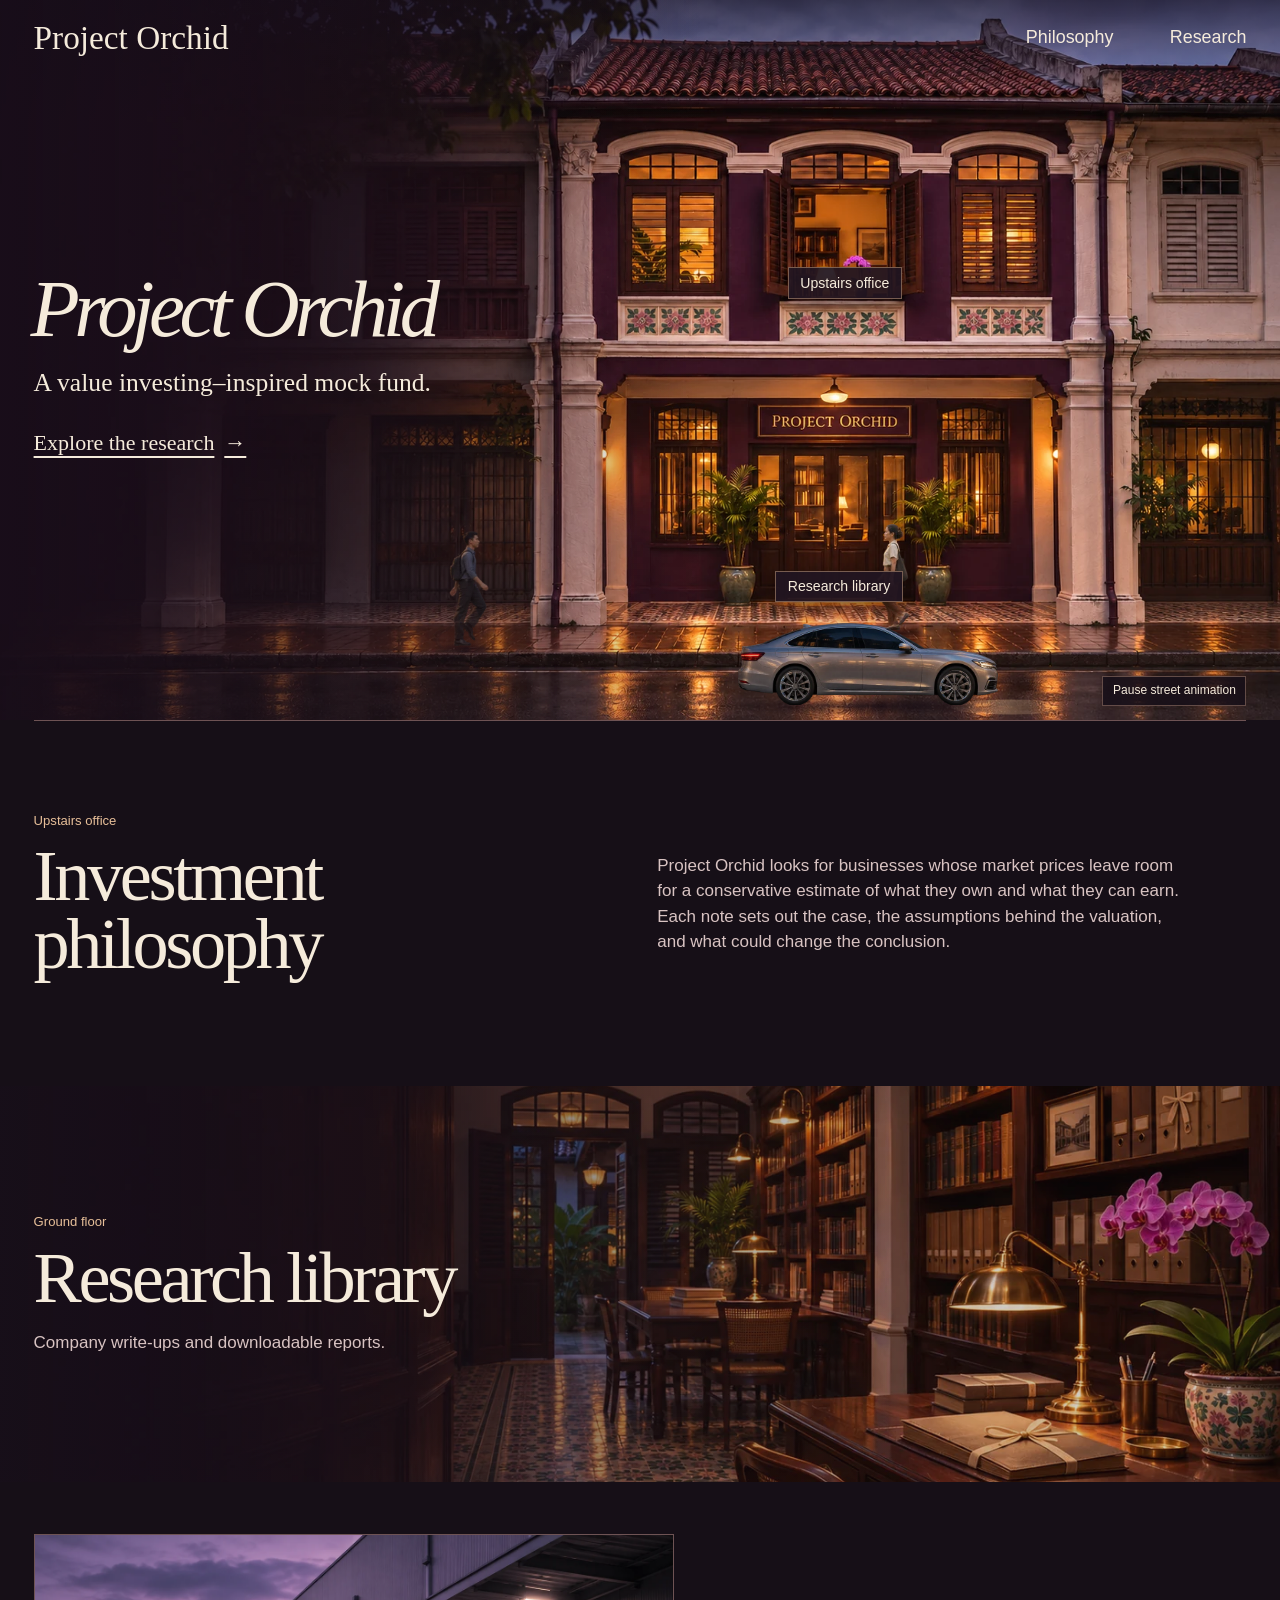
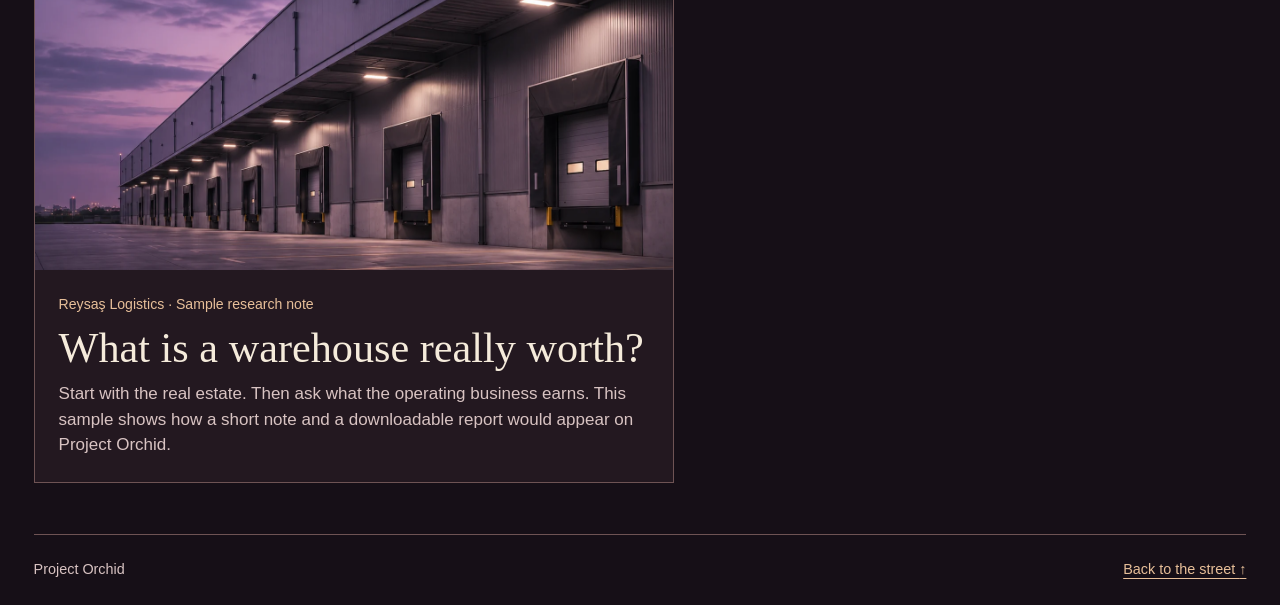
<file: index.html>
<!doctype html>
<html lang="en">
<head>
  <meta charset="utf-8">
  <meta name="viewport" content="width=device-width, initial-scale=1">
  <meta name="description" content="Project Orchid is a value investing–inspired mock fund. Step inside our Singapore shophouse to explore our philosophy and company research.">
  <meta name="theme-color" content="#160f17">
  <title>Project Orchid</title>
  <link rel="stylesheet" href="./style.css">
  <script src="./street.js" defer></script>
  <script src="./research.js" defer></script>
</head>
<body>
  <a class="skip-link" href="#main">Skip to content</a>
  <main id="main">
    <section class="exterior" id="street" aria-labelledby="hero-title">
      <div class="street-view">
        <div class="scene" id="scene">
          <img class="facade" src="./shophouse.webp" alt="" width="1672" height="941" fetchpriority="high">
          <div class="street-walker walker-one" aria-hidden="true"><div class="walker-pose"></div></div>
          <div class="street-walker walker-two" aria-hidden="true"><div class="walker-pose"></div></div>
          <div class="street-car sedan-one" aria-hidden="true"><img src="./sedan.webp" alt=""></div>
          <div class="street-car sedan-two" aria-hidden="true"><img src="./sedan.webp" alt=""></div>
          <a class="scene-link office-link" href="#philosophy" data-enter="office"><span>Upstairs office</span></a>
          <a class="scene-link door-link" href="#research" data-enter="door"><span>Research library</span></a>
        </div>
      </div>
      <header class="site-header hero-header wrap">
        <a class="wordmark" href="./">Project Orchid</a>
        <nav aria-label="Main navigation">
          <a href="#philosophy">Philosophy</a>
          <a href="#research">Research</a>
        </nav>
      </header>
      <div class="hero-copy wrap">
        <h1 id="hero-title">Project Orchid</h1>
        <p>A value investing–inspired mock fund.</p>
        <a class="entry-link" href="#research" data-enter="door">Explore the research <span aria-hidden="true">→</span></a>
      </div>
      <button class="motion-toggle" type="button" hidden>Pause street animation</button>
    </section>

    <section class="philosophy wrap" id="philosophy" aria-labelledby="philosophy-title" tabindex="-1">
      <div>
        <p class="floor-label">Upstairs office</p>
        <h2 id="philosophy-title">Investment philosophy</h2>
      </div>
      <p>Project Orchid looks for businesses whose market prices leave room for a conservative estimate of what they own and what they can earn. Each note sets out the case, the assumptions behind the valuation, and what could change the conclusion.</p>
    </section>

    <section class="research" id="research" aria-labelledby="research-title" tabindex="-1">
      <div class="library-entrance">
        <div class="wrap">
          <p class="floor-label">Ground floor</p>
          <h2 id="research-title">Research library</h2>
          <p>Company write-ups and downloadable reports.</p>
        </div>
      </div>
      <div class="wrap research-shelf">
        <noscript><p>Enable JavaScript to browse the research library.</p></noscript>
        <div id="research-list" class="research-list" aria-live="polite"><p class="status">Loading research…</p></div>
      </div>
    </section>
  </main>
  <footer class="site-footer wrap">
    <span>Project Orchid</span>
    <a href="#street">Back to the street <span aria-hidden="true">↑</span></a>
  </footer>
</body>
</html>
</file>
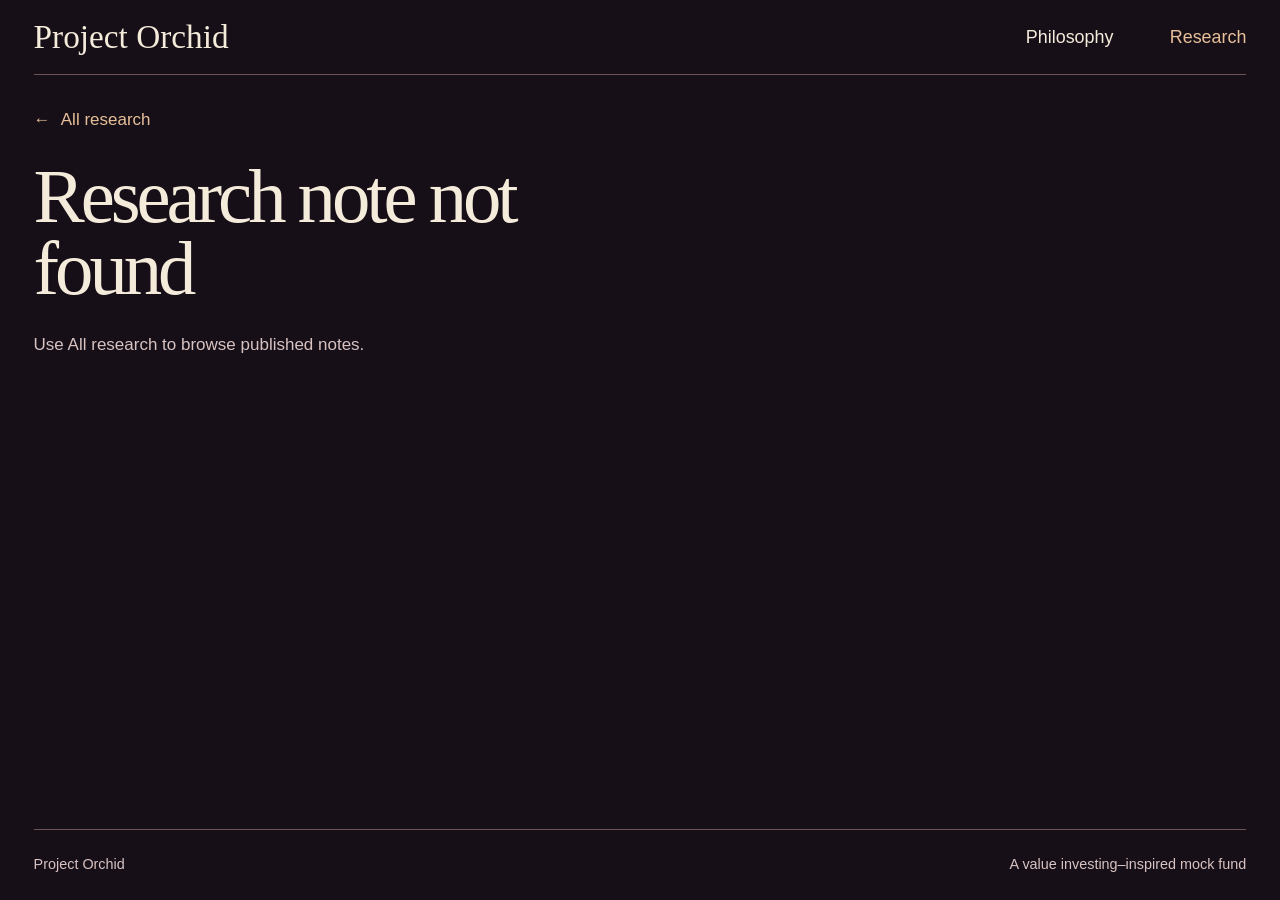
<file: report.html>
<!doctype html>
<html lang="en">
<head>
  <meta charset="utf-8">
  <meta name="viewport" content="width=device-width, initial-scale=1">
  <meta name="description" content="Equity research from Project Orchid.">
  <meta name="theme-color" content="#160f17">
  <title>Research | Project Orchid</title>
  <link rel="stylesheet" href="./style.css">
  <script src="./research.js" defer></script>
</head>
<body>
  <a class="skip-link" href="#main">Skip to content</a>
  <header class="site-header wrap">
    <a class="wordmark" href="./">Project Orchid</a>
    <nav aria-label="Main navigation">
      <a href="./#philosophy">Philosophy</a>
      <a href="./#research" aria-current="true">Research</a>
    </nav>
  </header>
  <main id="main" class="report wrap">
    <a class="back-link" href="./#research"><span aria-hidden="true">←</span> All research</a>
    <div id="report-content" aria-live="polite"><p class="status">Loading report…</p></div>
    <noscript><p>Enable JavaScript to open this research note.</p></noscript>
  </main>
  <footer class="site-footer wrap"><span>Project Orchid</span><span>A value investing–inspired mock fund</span></footer>
</body>
</html>
</file>
<file: style.css>
:root {
  color-scheme: dark;
  --bg: #160f17;
  --paper: #f5ebdb;
  --muted: #d8c3c2;
  --lilac: #e7bf99;
  --rule: #6e5354;
  --serif: "Instrument Serif", "Times New Roman", serif;
  --sans: "Instrument Sans", Arial, sans-serif;
}
*, *::before, *::after { box-sizing: border-box; }
html { scroll-behavior: smooth; }
body { margin: 0; background: var(--bg); color: var(--paper); font: 17px/1.5 var(--sans); }
body:has(.report) { display: flex; flex-direction: column; min-height: 100svh; }
a { color: inherit; text-underline-offset: .25em; }
a:focus-visible { outline: 2px solid #fff; outline-offset: 5px; }
[hidden] { display: none !important; }
.skip-link { position: fixed; z-index: 5; top: 8px; left: 12px; background: var(--paper); color: var(--bg); padding: 10px; transform: translateY(-150%); }
.skip-link:focus { transform: none; }
.wrap { width: min(100% - 5.25vw, 94rem); margin-inline: auto; }
.site-header { min-height: 75px; position: relative; z-index: 1; display: flex; align-items: center; justify-content: space-between; gap: 1rem; border-bottom: 1px solid var(--rule); }
.wordmark { font: 400 clamp(1.38rem, 2.6vw, 2.15rem)/1 var(--serif); text-decoration: none; }
.site-header nav { display: flex; gap: clamp(1rem, 4.4vw, 4rem); }
.site-header nav a { text-decoration: none; font-size: clamp(.88rem, 1.4vw, 1.15rem); }
.site-header nav a:hover, .site-header nav a[aria-current] { color: var(--lilac); }
.button { display: inline-flex; align-items: center; justify-content: space-between; gap: 1.25rem; padding: 1rem 1.25rem; background: var(--lilac); color: #170d1c; text-decoration: none; font-weight: 600; transition: background .2s; }
.button:hover { background: #f5dcc4; }
.button span { font-size: 1.4em; line-height: 1; }
.research-list { display: grid; gap: 1.5rem; grid-template-columns: repeat(auto-fit, minmax(min(100%, 22rem), 1fr)); }
.research-card { max-width: 40rem; background: #231820; border: 1px solid var(--rule); }
.research-card > a { display: block; height: 100%; text-decoration: none; }
.research-card > a:hover h3 { text-decoration: underline; }
.research-card img { display: block; width: 100%; aspect-ratio: 1.9; object-fit: cover; }
.card-copy { padding: 1.5rem; }
.card-meta, .report-meta { font-size: .88rem; color: var(--lilac); margin-bottom: .65rem; }
.card-copy h3 { font-size: clamp(1.9rem, 3.3vw, 3rem); line-height: 1.05; margin-bottom: .7rem; }
.card-copy p:last-child { color: var(--muted); margin-bottom: 0; }
.report { flex: 1; padding-block: 2rem 5rem; }
.back-link { display: inline-flex; gap: .6em; align-items: center; color: var(--lilac); text-decoration: none; margin-bottom: 1.75rem; }
.back-link:hover { text-decoration: underline; }
.report-hero { display: grid; grid-template-columns: 1fr; gap: clamp(1rem, 4vw, 3.5rem); align-items: start; padding-bottom: 2.5rem; }
.report-hero:has(img) { grid-template-columns: 1fr 1fr; }
.report h1 { font-size: clamp(3rem, 6vw, 6.5rem); line-height: .94; letter-spacing: -.053em; margin-bottom: .35em; max-width: 16ch; overflow-wrap: anywhere; }
.report-company { font: italic clamp(1.4rem, 3.3vw, 3rem)/1.12 var(--serif); margin-bottom: .7em; }
.report-hero img { width: 100%; aspect-ratio: 1.8; object-fit: cover; }
.report-body { border-top: 1px solid var(--rule); padding-top: 2rem; }
.report-body h2 { font-size: clamp(2.25rem, 3.6vw, 3.6rem); }
.report-body p { font-size: clamp(1rem, 1.55vw, 1.25rem); margin-bottom: 1.7rem; white-space: pre-line; }
.report-body .report-secondary { margin-left: 1.15rem; color: var(--lilac); display: inline-block; }
.status { color: var(--muted); }
.site-footer { display: flex; flex-wrap: wrap; gap: .4rem 1.5rem; justify-content: space-between; align-items: center; color: var(--muted); padding-block: 1.5rem; font-size: .9rem; }
:root { --sans: "Instrument Sans", Arial, sans-serif; }
h1, h2, h3, p { margin-top: 0; }
h1, h2, h3 { font-family: var(--serif); font-weight: 400; }
.exterior { position: relative; isolation: isolate; min-height: max(42rem, 56.28vw); overflow: hidden; display: grid; grid-template-rows: auto 1fr; }
.street-view { position: absolute; inset: 0; z-index: -1; overflow: hidden; }
.scene { position: absolute; width: 100%; aspect-ratio: 1672 / 941; bottom: 0; left: 0; isolation: isolate; }
.facade { position: absolute; display: block; inset: 0; width: 100%; height: 100%; }
.street-view::after { content: ""; position: absolute; inset: 0; background: linear-gradient(90deg, #170d19d9 0%, #170d1970 31%, transparent 55%), linear-gradient(180deg,#150d17aa,transparent 17%); pointer-events: none; }
.hero-header { border-bottom: 0; }
.hero-copy { align-self: center; padding-bottom: 5%; pointer-events: none; }
.hero-copy h1 { font-size: clamp(3.25rem, 6.3vw, 7.45rem); line-height: .88; letter-spacing: -.067em; margin: 0 0 .28em -.04em; font-style: italic; }
.hero-copy p { font: 400 clamp(1.1rem, 2vw, 2.15rem)/1.28 var(--serif); margin: 0 0 1.15em; }
.entry-link { display: inline-flex; gap: .45em; align-items: center; font: 400 clamp(1.1rem, 1.72vw, 1.9rem)/1.25 var(--serif); pointer-events: auto; }
.entry-link:hover { color: var(--lilac); }
.scene-link { position: absolute; z-index: 3; display: grid; place-items: end center; text-decoration: none; padding: .4rem; border: 1px solid transparent; outline-offset: 0; }
.scene-link span { background: #211521ed; border: 1px solid #d8ad8877; padding: .38rem .72rem; font-size: clamp(.73rem, 1.1vw, 1rem); line-height: 1.22; white-space: nowrap; box-shadow: 0 .4rem 1.4rem #0008; }
.scene-link:hover, .scene-link:focus-visible { border-color: #f2c99d; background: #f6bc651c; }
.office-link { left: 60.3%; top: 20.5%; width: 11.4%; height: 22%; }
.door-link { left: 58.8%; top: 60.6%; width: 13.5%; height: 24%; }
.motion-toggle { position: absolute; z-index: 2; bottom: .9rem; right: max(1rem, 2.625vw); padding: .44rem .6rem; background: #170f19de; border: 1px solid #c39a846e; color: var(--paper); font: .75rem/1.15 var(--sans); cursor: pointer; }
.motion-toggle:focus-visible { outline: 2px solid white; outline-offset: 3px; }
.street-car, .street-walker { display: none; }
.street-actors {
  position: absolute;
  inset: 0;
  width: 100%;
  height: 100%;
  pointer-events: none;
}
.philosophy { border-top: 1px solid var(--rule); display: grid; grid-template-columns: .95fr 1fr; align-items: center; gap: clamp(1rem, 5vw, 6rem); padding-block: clamp(3rem, 7vw, 7rem); }
.floor-label { font-size: .82rem; margin-bottom: .8rem; color: var(--lilac); }
.philosophy h2, .research h2, .report-body h2 { font-size: clamp(2.65rem, 5.65vw, 6rem); line-height: .93; letter-spacing: -.047em; margin: 0 0 .25em; }
.philosophy > p, .library-entrance p:last-child { max-width: 56ch; color: var(--muted); margin-bottom: 0; }
.library-entrance { min-height: clamp(15rem, 31vw, 31rem); display: grid; align-items: center; padding-block: 3rem; background: linear-gradient(90deg,#170f19e8,#170f1933 72%), url("./library.webp") center 58% / cover; }
.research-shelf { padding-block: clamp(2rem, 4vw, 5rem); }
.site-footer { border-top: 1px solid var(--rule); }
.site-footer a { color: var(--lilac); }
#philosophy:focus, #research:focus { outline: none; }
@media (min-width: 741px) and (max-width: 1199px) {
  .scene { left: 50%; translate: -50% 0; width: max(100%, 1196px); }
  .hero-copy h1 { font-size: clamp(3.3rem, 6.15vw, 5.3rem); }
}
@media (max-width: 740px) {
  .wrap { width: calc(100% - 2.2rem); }
  .site-header { min-height: 60px; }
  .hero-header .wordmark { font-size: clamp(1.12rem, 4.9vw, 1.5rem); }
  .site-header nav { gap: .8rem; }
  .exterior { min-height: 0; display: flex; flex-direction: column; }
  .hero-copy { padding-block: 2.5rem 1.8rem; }
  .hero-copy h1 { font-size: clamp(3.15rem, 11vw, 5.25rem); }
  .hero-copy p { margin-bottom: .72rem; font-size: clamp(1rem, 4.4vw, 1.45rem); }
  .street-view { position: relative; order: 3; min-height: max(22.9rem, 56.28vw); z-index: 0; }
  .scene { width: max(100%, 650px); left: 36%; translate: -50% 0; }
  .street-view::after { background: linear-gradient(180deg,var(--bg),transparent 15%); }
  .office-link span, .door-link span { font-size: .7rem; padding-inline: .5rem; }
  .motion-toggle { bottom: .55rem; right: .55rem; }
  .philosophy, .report-hero:has(img) { grid-template-columns: 1fr; }
  .report-body .report-secondary { margin: .8rem 0 0; }
}
@media (prefers-reduced-motion: reduce) {
  html { scroll-behavior: auto; }
  .button { transition: none; }
}
</file>
